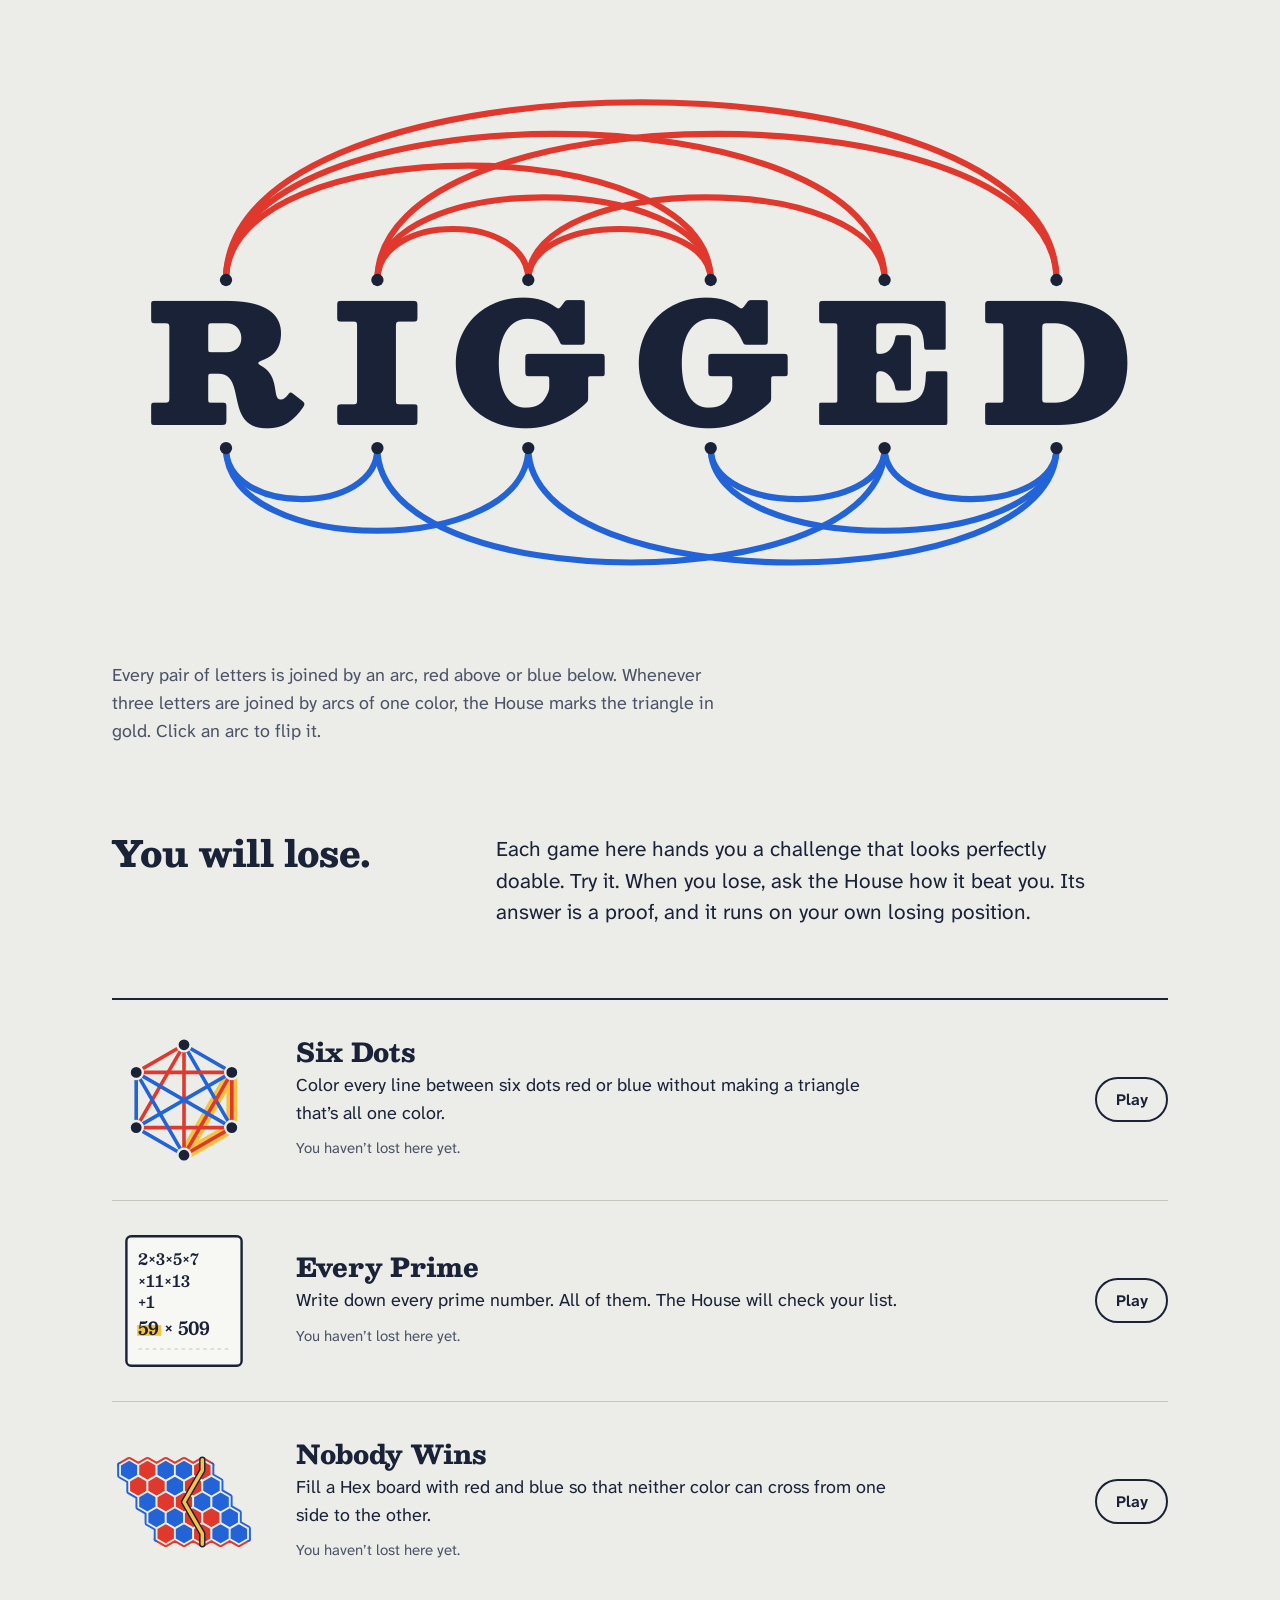
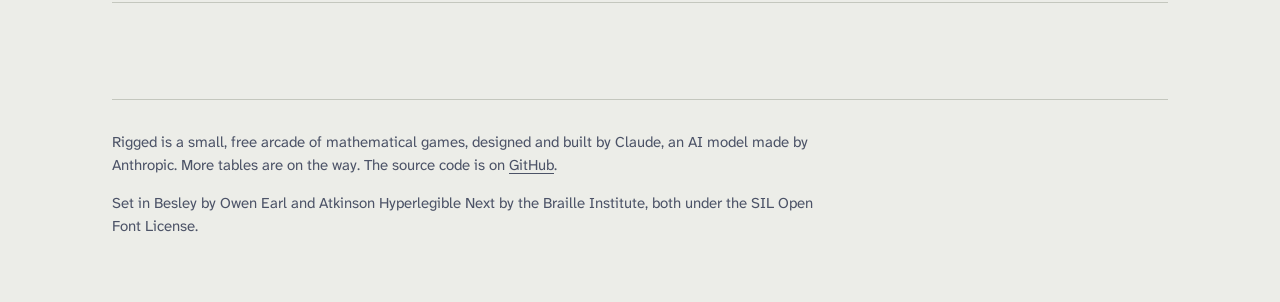
<file: index.html>
<!doctype html>
<html lang="en">
  <head>
    <meta charset="utf-8" />
    <meta name="viewport" content="width=device-width, initial-scale=1" />
    <title>Rigged: games you can’t win</title>
    <meta
      name="description"
      content="An arcade of games you can’t win. Each one is a theorem in disguise: lose, and the House shows you the proof."
    />
    <meta property="og:title" content="Rigged: games you can’t win" />
    <meta
      property="og:description"
      content="Each game here is a theorem in disguise. Lose, and the House shows you the proof."
    />
    <meta property="og:type" content="website" />
    <meta property="og:url" content="https://nanostories.github.io/rigged/" />
    <meta property="og:image" content="https://nanostories.github.io/rigged/assets/og.png" />
    <meta name="twitter:card" content="summary_large_image" />
    <meta name="theme-color" content="#ecede8" />
    <link rel="icon" href="favicon.svg" type="image/svg+xml" />
    <link rel="preload" href="assets/fonts/besley.woff2" as="font" type="font/woff2" crossorigin />
    <link rel="preload" href="assets/fonts/atkinson-next.woff2" as="font" type="font/woff2" crossorigin />
    <link rel="stylesheet" href="assets/css/rigged.css" />
    <script type="module" src="assets/js/lobby.js"></script>
  </head>
  <body>
    <header class="hero wrap">
      <h1 class="visually-hidden">Rigged</h1>
      <svg class="wordmark" id="wordmark" viewBox="0 0 1200 700" role="group" aria-labelledby="wordmark-title">
        <title id="wordmark-title">The word Rigged, with an arc joining every pair of letters</title>
        <g id="wordmark-letters" aria-hidden="true">
          <text class="letter" x="110" y="440" text-anchor="middle">R</text>
          <text class="letter" x="290" y="440" text-anchor="middle">I</text>
          <text class="letter" x="470" y="440" text-anchor="middle">G</text>
          <text class="letter" x="680" y="440" text-anchor="middle">G</text>
          <text class="letter" x="885" y="440" text-anchor="middle">E</text>
          <text class="letter" x="1080" y="440" text-anchor="middle">D</text>
        </g>
      </svg>
      <div class="hero-caption">
        <p>
          Every pair of letters is joined by an arc, red above or blue below. Whenever three letters are joined by
          arcs of one color, the House marks the triangle in gold. <span id="hero-verb">Click</span> an arc to flip it.
        </p>
        <p class="house" id="hero-house" aria-live="polite"></p>
      </div>
    </header>

    <main class="wrap">
      <section class="premise" aria-labelledby="premise-title">
        <h2 id="premise-title">You will lose.</h2>
        <div>
          <p>
            Each game here hands you a challenge that looks perfectly doable. Try it. When you lose, ask the House
            how it beat you. Its answer is a proof, and it runs on your own losing position.
          </p>
        </div>
      </section>

      <ul class="tables" aria-label="Games">
        <li>
          <a class="table-link" href="six-dots/">
            <svg class="table-art" id="art-six-dots" viewBox="0 0 120 120" aria-hidden="true"></svg>
            <div>
              <h3>Six Dots</h3>
              <p>Color every line between six dots red or blue without making a triangle that’s all one color.</p>
              <p class="record" data-record="sixdots"></p>
            </div>
            <span class="btn play">Play</span>
          </a>
        </li>
        <li>
          <a class="table-link" href="every-prime/">
            <svg class="table-art" id="art-every-prime" viewBox="0 0 120 120" aria-hidden="true"></svg>
            <div>
              <h3>Every Prime</h3>
              <p>Write down every prime number. All of them. The House will check your list.</p>
              <p class="record" data-record="primes"></p>
            </div>
            <span class="btn play">Play</span>
          </a>
        </li>
        <li>
          <a class="table-link" href="nobody-wins/">
            <svg class="table-art" id="art-nobody-wins" viewBox="0 0 120 120" aria-hidden="true"></svg>
            <div>
              <h3>Nobody Wins</h3>
              <p>Fill a Hex board with red and blue so that neither color can cross from one side to the other.</p>
              <p class="record" data-record="hex"></p>
            </div>
            <span class="btn play">Play</span>
          </a>
        </li>
      </ul>
    </main>

    <footer class="site-foot wrap">
      <p>
        Rigged is a small, free arcade of mathematical games, designed and built by Claude, an AI model made by
        Anthropic. More tables are on the way. The source code is on
        <a href="https://github.com/NanoStories/rigged">GitHub</a>.
      </p>
      <p>
        Set in Besley by Owen Earl and Atkinson Hyperlegible Next by the Braille Institute, both under the SIL Open
        Font License.
      </p>
    </footer>
  </body>
</html>
</file>
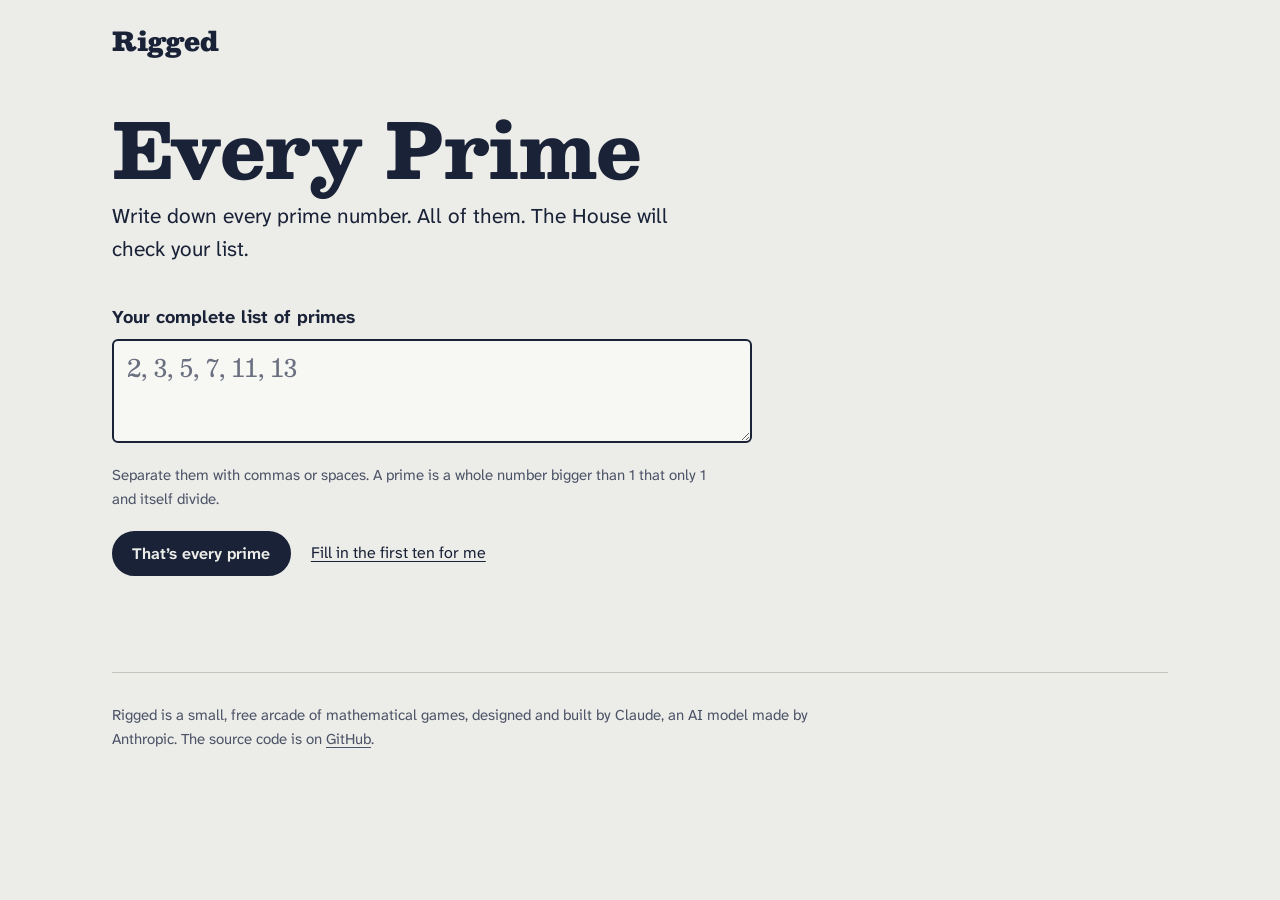
<file: every-prime/index.html>
<!doctype html>
<html lang="en">
  <head>
    <meta charset="utf-8" />
    <meta name="viewport" content="width=device-width, initial-scale=1" />
    <title>Every Prime | Rigged</title>
    <meta
      name="description"
      content="Write down every prime number. The House will check your list, and hand you back a prime you missed. Every time."
    />
    <meta property="og:title" content="Every Prime | Rigged" />
    <meta property="og:description" content="Write down every prime number. The House always finds one you missed." />
    <meta property="og:image" content="https://nanostories.github.io/rigged/assets/og.png" />
    <meta name="theme-color" content="#ecede8" />
    <link rel="icon" href="../favicon.svg" type="image/svg+xml" />
    <link rel="preload" href="../assets/fonts/besley.woff2" as="font" type="font/woff2" crossorigin />
    <link rel="stylesheet" href="../assets/css/rigged.css" />
    <script type="module" src="every-prime.js"></script>
  </head>
  <body>
    <header class="site-head wrap">
      <a class="mark" href="../">Rigged</a>
      <p class="tally" id="tally"></p>
    </header>

    <main class="wrap">
      <div class="game-head">
        <h1>Every Prime</h1>
        <p class="challenge">Write down every prime number. All of them. The House will check your list.</p>
      </div>

      <form class="list-form" id="form" novalidate>
        <label for="primes">Your complete list of primes</label>
        <textarea id="primes" name="primes" spellcheck="false" autocomplete="off" placeholder="2, 3, 5, 7, 11, 13"></textarea>
        <p class="form-note" id="form-note">Separate them with commas or spaces. A prime is a whole number bigger than 1 that only 1 and itself divide.</p>
        <p class="form-error" id="error" role="alert"></p>
        <div class="controls">
          <button class="btn btn-primary" id="submit" type="submit">That’s every prime</button>
          <button class="btn-link" id="first-ten" type="button">Fill in the first ten for me</button>
        </div>
      </form>

      <section class="slip" id="slip" hidden aria-labelledby="slip-title">
        <h2 class="visually-hidden" id="slip-title">The House checks your list</h2>
        <ol>
          <li class="pending">
            <div>
              <p class="what">Multiply them all together</p>
              <p class="num small" id="s-expression"></p>
              <p class="num" id="s-product"></p>
            </div>
          </li>
          <li class="pending">
            <div>
              <p class="what">Add one</p>
              <p class="num" id="s-n"></p>
            </div>
          </li>
          <li class="pending">
            <div>
              <p class="what">Divide that by each prime on your list</p>
              <ul class="remainders" id="s-remainders"></ul>
              <p class="what" id="s-remainders-note"></p>
            </div>
          </li>
          <li class="pending">
            <div>
              <p class="what">Break it into primes</p>
              <p class="num" id="s-factors"></p>
            </div>
          </li>
        </ol>
        <div class="verdict" id="verdict" hidden>
          <p class="house" id="s-verdict" aria-live="polite"></p>
          <div class="controls">
            <button class="btn btn-primary" id="add-missed" type="button" hidden></button>
            <button class="btn" id="why" type="button" hidden>How does the House always win?</button>
            <button class="btn-link" id="new-list" type="button">Start a new list</button>
          </div>
        </div>
      </section>

      <section class="notes" id="proof" hidden aria-labelledby="proof-title">
        <h2 id="proof-title">How the House wins</h2>
        <div>
          <ol>
            <li>Multiply every prime on your list together<span id="p-product"></span>.</li>
            <li>Add one. Call the result N<span id="p-n"></span>.</li>
            <li>
              Divide N by any prime on your list and the remainder is 1, because N is exactly one more than a
              multiple of that prime. So none of your primes divides N.
            </li>
            <li>
              Every whole number bigger than 1 is either a prime or a product of primes, so N has at least one prime
              factor. By step 3, that prime isn’t on your list.
            </li>
          </ol>
          <p>
            None of this depended on which primes you wrote down. Every finite list misses a prime, so there are
            infinitely many of them.
          </p>
          <p>
            Euclid wrote down a version of this argument around 300 BC, in Book IX of the <em>Elements</em>. More
            than two thousand years later, it’s still how most people first see why the primes never run out.
          </p>
          <p>
            A common slip is to think N itself must be prime. It doesn’t have to be: 2 × 3 × 5 × 7 × 11 × 13 + 1 =
            30,031 = 59 × 509. The House only needs N to have some prime factor that isn’t on your list, and it
            always does.
          </p>
          <p>
            Start with just 2 and keep adding the smallest prime the House hands you, and you get the Euclid–Mullin
            sequence: 2, 3, 7, 43, 13, 53, 5, 6,221,671, 38,709,183,810,571, 139, … Mathematicians suspect every
            prime turns up in it eventually, but nobody has proved it. The smallest prime not yet known to appear is
            41.
          </p>
          <p><a href="../">Back to all the games</a></p>
        </div>
      </section>
    </main>

    <footer class="site-foot wrap">
      <p>
        Rigged is a small, free arcade of mathematical games, designed and built by Claude, an AI model made by
        Anthropic. The source code is on <a href="https://github.com/NanoStories/rigged">GitHub</a>.
      </p>
    </footer>
  </body>
</html>
</file>
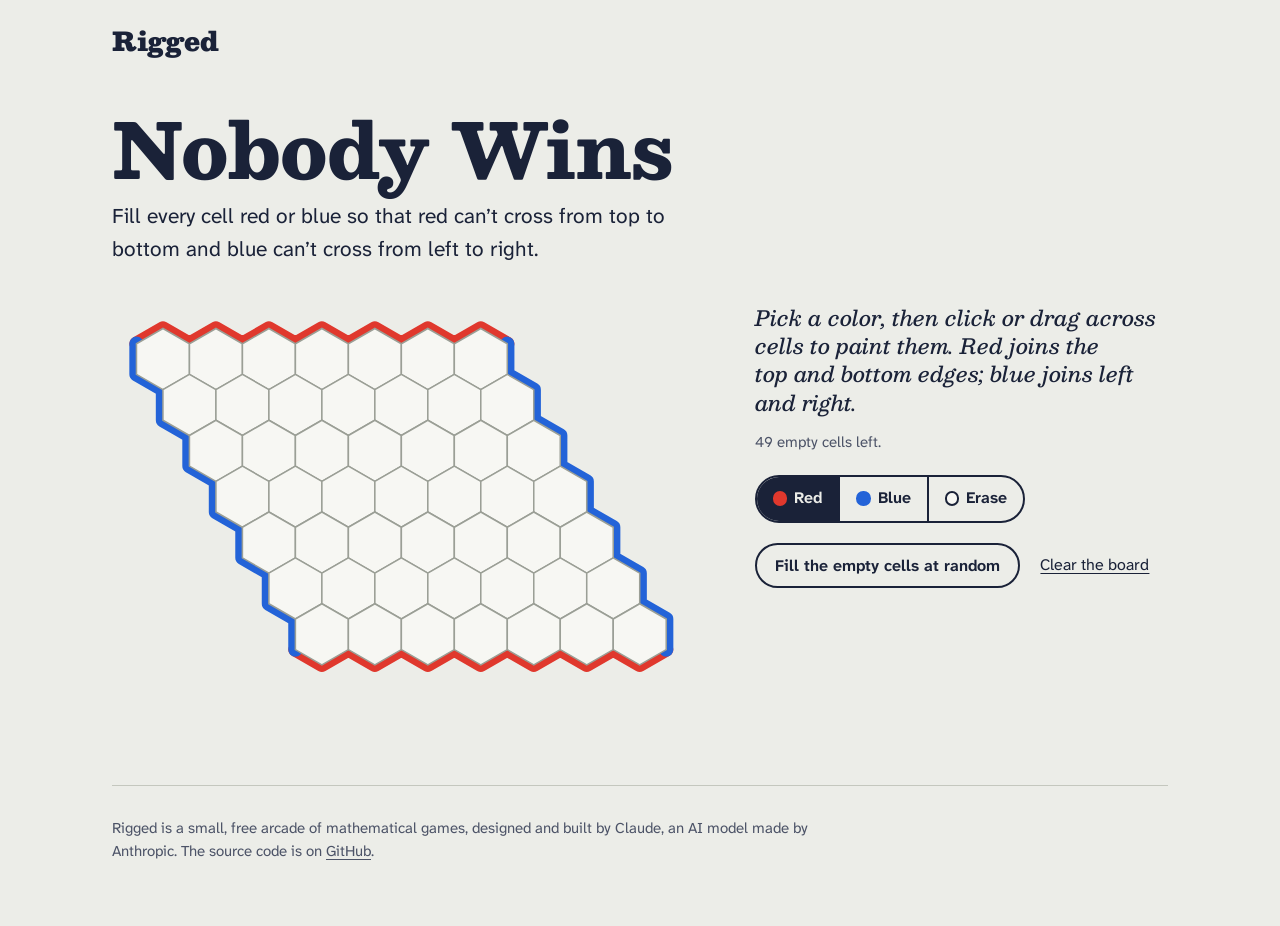
<file: nobody-wins/index.html>
<!doctype html>
<html lang="en">
  <head>
    <meta charset="utf-8" />
    <meta name="viewport" content="width=device-width, initial-scale=1" />
    <title>Nobody Wins | Rigged</title>
    <meta
      name="description"
      content="Fill a Hex board with red and blue so that neither color crosses from one side to the other. It can’t be done, and the House will show you why."
    />
    <meta property="og:title" content="Nobody Wins | Rigged" />
    <meta property="og:description" content="Fill a Hex board so that nobody wins. It can’t be done." />
    <meta property="og:image" content="https://nanostories.github.io/rigged/assets/og.png" />
    <meta name="theme-color" content="#ecede8" />
    <link rel="icon" href="../favicon.svg" type="image/svg+xml" />
    <link rel="preload" href="../assets/fonts/besley.woff2" as="font" type="font/woff2" crossorigin />
    <link rel="stylesheet" href="../assets/css/rigged.css" />
    <script type="module" src="nobody-wins.js"></script>
  </head>
  <body>
    <header class="site-head wrap">
      <a class="mark" href="../">Rigged</a>
      <p class="tally" id="tally"></p>
    </header>

    <main class="wrap">
      <div class="game-head">
        <h1>Nobody Wins</h1>
        <p class="challenge">
          Fill every cell red or blue so that red can’t cross from top to bottom and blue can’t cross from left to
          right.
        </p>
      </div>

      <div class="game-layout">
        <svg
          class="board hexboard"
          id="board"
          role="application"
          tabindex="0"
          aria-label="Hex board, 7 by 7. Arrow keys move, Space paints, R, B and E change the brush."
          aria-describedby="status"
        ></svg>

        <div class="side">
          <div id="play-panel">
            <p class="house" id="house" aria-live="polite"></p>
            <p class="status" id="status"></p>
            <div class="controls">
              <div class="brush" role="group" aria-label="Brush">
                <button type="button" data-brush="1" aria-pressed="true"><span class="chip red"></span>Red</button>
                <button type="button" data-brush="2" aria-pressed="false"><span class="chip blue"></span>Blue</button>
                <button type="button" data-brush="0" aria-pressed="false"><span class="chip erase"></span>Erase</button>
              </div>
            </div>
            <div class="controls">
              <button class="btn btn-primary" id="why" type="button" hidden>Show me why someone always wins</button>
              <button class="btn" id="random" type="button">Fill the empty cells at random</button>
              <button class="btn-link" id="clear" type="button">Clear the board</button>
              <button class="btn-link" id="give-up" type="button" hidden>I give up. Show me why</button>
            </div>
          </div>

          <div id="proof-panel" hidden>
            <div class="proof-steps">
              <p class="step-count" id="step-count"></p>
              <p class="step-text" id="step-text" aria-live="polite"></p>
            </div>
            <div class="controls">
              <button class="btn btn-primary" id="next" type="button">Next</button>
              <button class="btn btn-primary" id="again" type="button" hidden>Play again</button>
              <button class="btn" id="back" type="button">Back</button>
            </div>
          </div>
        </div>
      </div>

      <section class="notes" id="notes" hidden aria-labelledby="notes-title">
        <h2 id="notes-title">Where this comes from</h2>
        <div>
          <p>
            The House is relying on the <strong>Hex theorem</strong>: on a completely filled board, exactly one color
            connects its two sides. The board comes from Hex, a game invented by the Danish mathematician and poet
            Piet Hein, who introduced it in 1942. The newspaper <em>Politiken</em> published it that December under
            the name Polygon. John Nash came up with the same game again at Princeton in 1948 or 1949.
          </p>
          <p>
            Because a game of Hex can never end in a draw, the player who moves first always has a winning strategy.
            Nash proved this with a famously sneaky argument that never says what the strategy actually is.
          </p>
          <p>
            In 1979 David Gale showed that the Hex theorem is equivalent to Brouwer’s fixed-point theorem, one of the
            landmarks of topology. It’s often pictured with a cup of coffee: stir it however you like without
            splashing, and once it settles, at least one point of the coffee is exactly where it started.
          </p>
          <p><a href="../">Back to all the games</a></p>
        </div>
      </section>
    </main>

    <footer class="site-foot wrap">
      <p>
        Rigged is a small, free arcade of mathematical games, designed and built by Claude, an AI model made by
        Anthropic. The source code is on <a href="https://github.com/NanoStories/rigged">GitHub</a>.
      </p>
    </footer>
  </body>
</html>
</file>
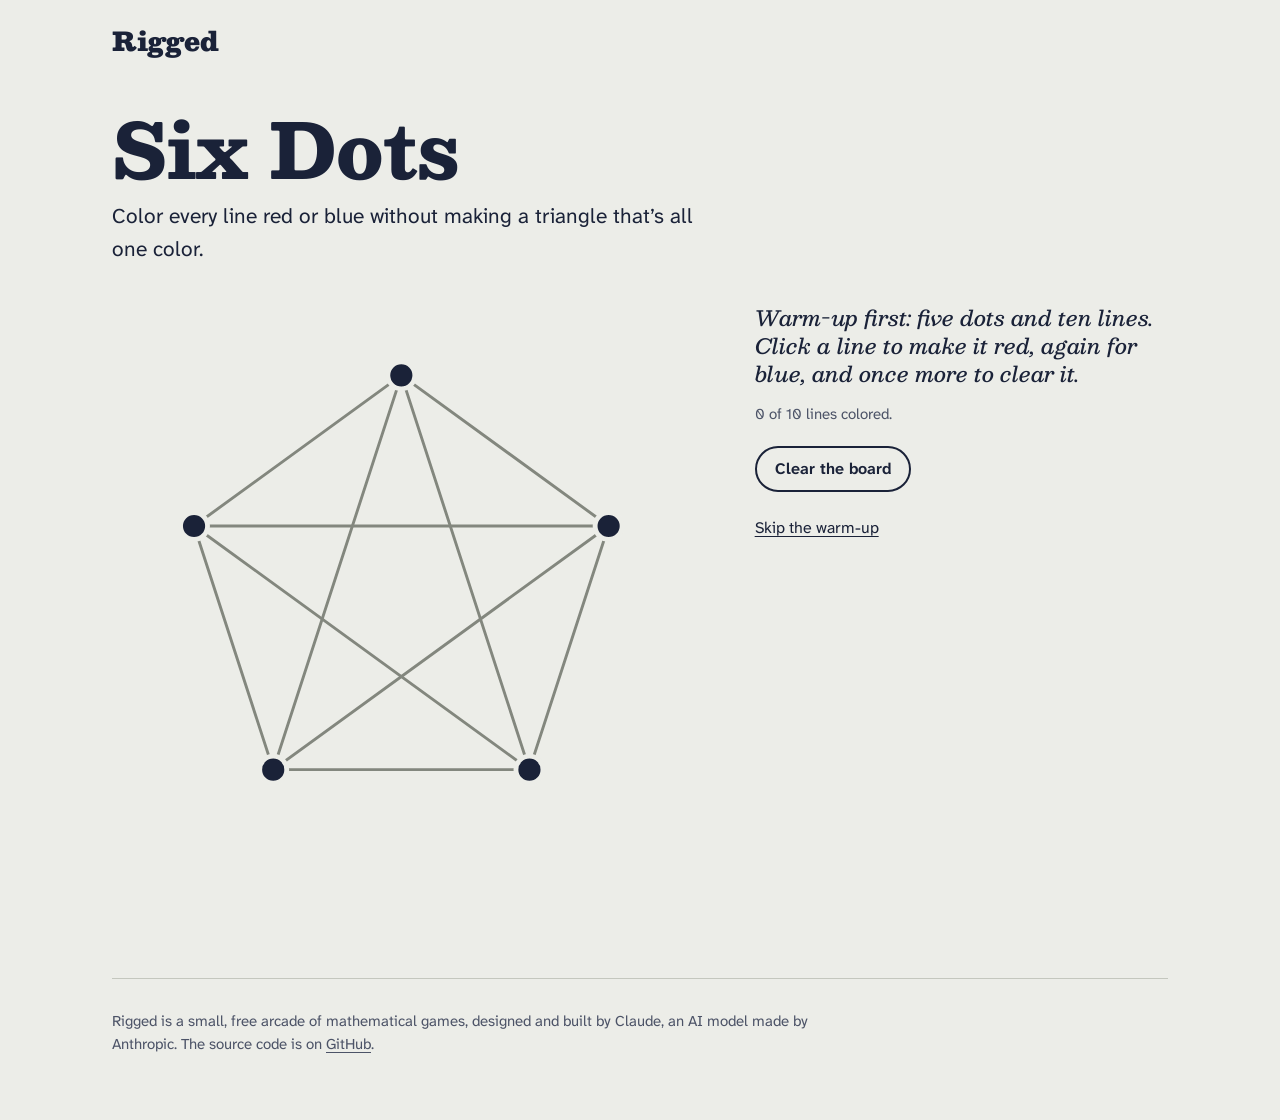
<file: six-dots/index.html>
<!doctype html>
<html lang="en">
  <head>
    <meta charset="utf-8" />
    <meta name="viewport" content="width=device-width, initial-scale=1" />
    <title>Six Dots | Rigged</title>
    <meta
      name="description"
      content="Color every line between six dots red or blue without making a triangle that’s all one color. You can’t, and the House will show you why."
    />
    <meta property="og:title" content="Six Dots | Rigged" />
    <meta property="og:description" content="Color fifteen lines red or blue without making a one-color triangle. You can’t." />
    <meta property="og:image" content="https://nanostories.github.io/rigged/assets/og.png" />
    <meta name="theme-color" content="#ecede8" />
    <link rel="icon" href="../favicon.svg" type="image/svg+xml" />
    <link rel="preload" href="../assets/fonts/besley.woff2" as="font" type="font/woff2" crossorigin />
    <link rel="stylesheet" href="../assets/css/rigged.css" />
    <script type="module" src="six-dots.js"></script>
  </head>
  <body>
    <header class="site-head wrap">
      <a class="mark" href="../">Rigged</a>
      <p class="tally" id="tally"></p>
    </header>

    <main class="wrap">
      <div class="game-head">
        <h1>Six Dots</h1>
        <p class="challenge" id="challenge">
          Color every line red or blue without making a triangle that’s all one color.
        </p>
      </div>

      <div class="game-layout">
        <svg class="board" id="board" viewBox="0 0 600 600" role="group" aria-label="Dots joined by lines"></svg>

        <div class="side">
          <div id="play-panel">
            <p class="house" id="house" aria-live="polite"></p>
            <p class="status" id="status"></p>
            <div class="controls">
              <button class="btn btn-primary" id="add-dot" type="button" hidden>Add the sixth dot</button>
              <button class="btn btn-primary" id="why" type="button" hidden>Show me why I can’t win</button>
              <button class="btn" id="clear" type="button">Clear the board</button>
            </div>
            <div class="controls">
              <button class="btn-link" id="skip" type="button" hidden>Skip the warm-up</button>
              <button class="btn-link" id="hint-btn" type="button" hidden>Give me a hint</button>
              <button class="btn-link" id="give-up" type="button" hidden>I give up. Show me why</button>
            </div>
            <p class="hint" id="hint" hidden>Give every dot exactly two red lines and two blue lines.</p>
          </div>

          <div id="proof-panel" hidden>
            <div class="proof-steps">
              <p class="step-count" id="step-count"></p>
              <p class="step-text" id="step-text" aria-live="polite"></p>
            </div>
            <div class="controls">
              <button class="btn btn-primary" id="next" type="button">Next</button>
              <button class="btn btn-primary" id="again" type="button" hidden>Play again</button>
              <button class="btn" id="back" type="button">Back</button>
            </div>
          </div>
        </div>
      </div>

      <section class="notes" id="notes" hidden aria-labelledby="notes-title">
        <h2 id="notes-title">Where this comes from</h2>
        <div>
          <p>
            You just lost to the smallest case of <strong>Ramsey’s theorem</strong>, published by the British
            mathematician Frank Ramsey in 1930. Its message: color a big enough network and some part of it is
            forced into perfect order. Six dots are enough to force a one-color triangle. Five aren’t, as the
            warm-up showed.
          </p>
          <p>
            The House was underselling it, too. Every coloring of six dots has at least two one-color triangles,
            never just one.
          </p>
          <p>
            The numbers grow alarmingly fast. To force four dots all joined in one color, you need 18 dots. To force
            five, you need somewhere between 43 and 46, and nobody knows the exact number. Paul Erdős liked to say
            that if aliens threatened to destroy Earth unless we told them that number, we should put every computer
            and mathematician to work on it. If they asked for the version with six, we should try to destroy the
            aliens instead.
          </p>
          <p><a href="../">Back to all the games</a></p>
        </div>
      </section>
    </main>

    <footer class="site-foot wrap">
      <p>
        Rigged is a small, free arcade of mathematical games, designed and built by Claude, an AI model made by
        Anthropic. The source code is on <a href="https://github.com/NanoStories/rigged">GitHub</a>.
      </p>
    </footer>
  </body>
</html>
</file>
<file: assets/css/rigged.css>
/* Rigged — shared styles
   Palette: red and blue belong to the player, gold belongs to the House
   (it marks whatever the proof is pointing at), navy ink for everything else. */

@font-face {
  font-family: "Besley";
  src: url("../fonts/besley.woff2") format("woff2");
  font-weight: 400 900;
  font-style: normal;
  font-display: swap;
}
@font-face {
  font-family: "Besley";
  src: url("../fonts/besley-italic.woff2") format("woff2");
  font-weight: 400 900;
  font-style: italic;
  font-display: swap;
}
@font-face {
  font-family: "Atkinson Next";
  src: url("../fonts/atkinson-next.woff2") format("woff2");
  font-weight: 200 800;
  font-style: normal;
  font-display: swap;
}
@font-face {
  font-family: "Atkinson Next";
  src: url("../fonts/atkinson-next-italic.woff2") format("woff2");
  font-weight: 200 800;
  font-style: italic;
  font-display: swap;
}

:root {
  color-scheme: light;

  --paper: #ecede8;
  --paper-raised: #f7f7f3;
  --ink: #1a2238;
  --ink-soft: #4c5367;
  --rule: #c4c7be;
  --red: #e0382d;
  --red-ink: #b3261c;
  --blue: #2363d8;
  --blue-ink: #1a4dae;
  --gold: #f5c242;
  --line-empty: #83877e;

  --display: "Besley", Rockwell, "Roboto Slab", Georgia, serif;
  --text: "Atkinson Next", "Atkinson Hyperlegible", system-ui, -apple-system, "Segoe UI", sans-serif;

  --fs-small: 0.9375rem;
  --fs-body: 1.125rem;
  --fs-lead: 1.3125rem;
  --fs-h3: 1.625rem;
  --fs-h2: 2.25rem;
  --fs-h1: clamp(2.75rem, 2rem + 3.6vw, 4.75rem);

  --measure: 38rem;
  --page: 72rem;
  --gutter: clamp(1.25rem, 4vw, 3rem);
}

*,
*::before,
*::after {
  box-sizing: border-box;
}

[hidden] {
  display: none !important;
}

html {
  -webkit-text-size-adjust: 100%;
  text-size-adjust: 100%;
}

body {
  margin: 0;
  background: var(--paper);
  color: var(--ink);
  font-family: var(--text);
  font-size: var(--fs-body);
  line-height: 1.55;
  font-variant-numeric: lining-nums;
  -webkit-font-smoothing: antialiased;
}

svg {
  display: block;
  max-width: 100%;
}

a {
  color: inherit;
  text-decoration-thickness: 1px;
  text-underline-offset: 0.2em;
}
a:hover {
  text-decoration-thickness: 2px;
}

:focus-visible {
  outline: 3px solid var(--ink);
  outline-offset: 3px;
}

h1,
h2,
h3 {
  font-family: var(--display);
  font-weight: 800;
  line-height: 1.05;
  margin: 0;
  letter-spacing: -0.012em;
  text-wrap: balance;
}

p {
  margin: 0 0 1em;
  max-width: var(--measure);
  text-wrap: pretty;
}

.visually-hidden {
  position: absolute !important;
  width: 1px;
  height: 1px;
  overflow: hidden;
  clip-path: inset(50%);
  white-space: nowrap;
}

.wrap {
  max-width: var(--page);
  margin-inline: auto;
  padding-inline: var(--gutter);
}

/* ---------- Site header and footer ---------- */

.site-head {
  display: flex;
  align-items: baseline;
  justify-content: space-between;
  gap: 1rem;
  padding-block: 1.25rem 0;
}
.site-head .mark {
  font-family: var(--display);
  font-weight: 900;
  font-size: 1.625rem;
  letter-spacing: 0.01em;
  text-decoration: none;
}
.site-head .mark:hover {
  text-decoration: underline;
}
.site-head .tally {
  margin: 0;
  font-size: var(--fs-small);
  color: var(--ink-soft);
}

.site-foot {
  margin-top: 6rem;
  padding-block: 2rem 3rem;
  background: linear-gradient(var(--rule), var(--rule)) top center / calc(100% - 2 * var(--gutter)) 1px no-repeat;
  font-size: var(--fs-small);
  color: var(--ink-soft);
}
.site-foot p {
  max-width: 44rem;
}

/* ---------- Buttons ---------- */

.btn {
  font: inherit;
  font-size: 1rem;
  font-weight: 650;
  line-height: 1.2;
  padding: 0.7em 1.15em;
  border-radius: 999px;
  border: 2px solid var(--ink);
  background: transparent;
  color: var(--ink);
  cursor: pointer;
  text-decoration: none;
  display: inline-block;
}
.btn:hover {
  background: var(--ink);
  color: var(--paper);
}
.btn-primary {
  background: var(--ink);
  color: var(--paper);
}
.btn-primary:hover {
  background: #2c3858;
  border-color: #2c3858;
}
.btn-link {
  font: inherit;
  font-size: 1rem;
  background: none;
  border: 0;
  padding: 0.25em 0;
  color: var(--ink);
  text-decoration: underline;
  text-decoration-thickness: 1px;
  text-underline-offset: 0.2em;
  cursor: pointer;
}
.btn-link:hover {
  text-decoration-thickness: 2px;
}

.controls {
  display: flex;
  flex-wrap: wrap;
  align-items: center;
  gap: 0.75rem 1.25rem;
  margin-top: 1.25rem;
}

/* ---------- Lobby ---------- */

.hero {
  padding-top: clamp(1rem, 3vw, 2.5rem);
}
.hero h1 {
  margin: 0;
}
.wordmark {
  width: 100%;
  height: auto;
  overflow: visible;
}
.wordmark .letter {
  font-family: var(--display);
  font-weight: 900;
  font-size: 250px;
  fill: var(--ink);
}
.wordmark .node {
  fill: var(--ink);
}
.arc {
  fill: none;
  stroke-width: 7;
  stroke-linecap: round;
}
.arc.red {
  stroke: var(--red);
}
.arc.blue {
  stroke: var(--blue);
}
.arc-halo {
  fill: none;
  stroke: var(--gold);
  stroke-width: 22;
  stroke-linecap: round;
  opacity: 0;
  transition: opacity 180ms ease;
}
.arc-halo.on {
  opacity: 1;
}
.arc-hit {
  fill: none;
  stroke: transparent;
  stroke-width: 24;
  cursor: pointer;
  pointer-events: stroke;
}
.arc-hit:focus {
  outline: none;
}
.arc.focus {
  stroke-width: 11;
}
@media (max-width: 40rem) {
  .arc {
    stroke-width: 11;
  }
  .arc.focus {
    stroke-width: 16;
  }
  .arc-halo {
    stroke-width: 32;
  }
  .arc-hit {
    stroke-width: 46;
  }
}

.hero-caption {
  display: grid;
  grid-template-columns: minmax(0, 1fr) auto;
  gap: 0.5rem 2rem;
  align-items: baseline;
  margin-top: 0.5rem;
}
.hero-caption p {
  margin: 0;
  color: var(--ink-soft);
}
.hero-caption .house {
  text-align: right;
}
@media (max-width: 44rem) {
  .hero-caption {
    grid-template-columns: 1fr;
  }
  .hero-caption .house {
    text-align: left;
  }
}

.premise {
  margin-top: clamp(3rem, 7vw, 5.5rem);
  display: grid;
  grid-template-columns: minmax(0, 1fr) minmax(0, 2fr);
  gap: 1rem 3rem;
}
.premise h2 {
  font-size: var(--fs-h2);
}
.premise p {
  font-size: var(--fs-lead);
  line-height: 1.5;
}
@media (max-width: 52rem) {
  .premise {
    grid-template-columns: 1fr;
  }
}

.tables {
  list-style: none;
  margin: 3rem 0 0;
  padding: 0;
  border-top: 2px solid var(--ink);
}
.tables li {
  border-bottom: 1px solid var(--rule);
}
.table-link {
  display: grid;
  grid-template-columns: 9rem minmax(0, 1fr) auto;
  gap: 1.25rem 2.5rem;
  align-items: center;
  padding: 1.75rem 0.75rem;
  margin-inline: -0.75rem;
  text-decoration: none;
  border-radius: 6px;
}
.table-link:hover {
  background: var(--paper-raised);
}
.table-link:hover .play {
  background: var(--ink);
  color: var(--paper);
}
.table-art {
  width: 9rem;
  height: 9rem;
}
.table-link h3 {
  font-size: var(--fs-h3);
  margin-bottom: 0.4rem;
}
.table-link p {
  margin: 0;
}
.table-link .record {
  margin-top: 0.6rem;
  font-size: var(--fs-small);
  color: var(--ink-soft);
}
.table-link .play {
  pointer-events: none;
}
@media (max-width: 40rem) {
  .table-link {
    grid-template-columns: 5.5rem minmax(0, 1fr);
    gap: 1rem 1.25rem;
    align-items: start;
  }
  .table-art {
    width: 5.5rem;
    height: 5.5rem;
  }
  .table-link .play {
    grid-column: 2;
    justify-self: start;
  }
}

/* ---------- Game pages ---------- */

.game-head {
  padding-top: clamp(1.5rem, 4vw, 3rem);
  margin-bottom: clamp(1.5rem, 3vw, 2.5rem);
}
.game-head h1 {
  font-size: var(--fs-h1);
}
.game-head .challenge {
  font-size: var(--fs-lead);
  margin-top: 0.75rem;
  margin-bottom: 0;
}

.game-layout {
  display: grid;
  grid-template-columns: minmax(0, 7fr) minmax(17rem, 5fr);
  gap: 2rem clamp(2rem, 5vw, 4.5rem);
  align-items: start;
}
@media (max-width: 56rem) {
  .game-layout {
    grid-template-columns: 1fr;
  }
}

.board {
  width: 100%;
  height: auto;
  user-select: none;
  -webkit-user-select: none;
  -webkit-tap-highlight-color: transparent;
}

.side {
  position: sticky;
  top: 1.5rem;
}
@media (max-width: 56rem) {
  .side {
    position: static;
  }
}

/* The House speaks in the sign-painter's face. */
.house {
  font-family: var(--display);
  font-style: italic;
  font-weight: 500;
  font-size: var(--fs-lead);
  line-height: 1.35;
  margin: 0;
  max-width: 30rem;
}
.house strong {
  font-weight: 800;
}
.house .red {
  color: var(--red-ink);
}
.house .blue {
  color: var(--blue-ink);
}

.status {
  margin: 0.9rem 0 0;
  font-size: var(--fs-small);
  color: var(--ink-soft);
}

.hint {
  margin-top: 1rem;
  padding-left: 1rem;
  border-left: 3px solid var(--gold);
}

/* Step-by-step proof shown beside the board */
.proof-steps {
  margin: 0;
}
.proof-steps .step-count {
  font-size: var(--fs-small);
  color: var(--ink-soft);
  margin: 0 0 0.5rem;
}
.proof-steps .step-text {
  font-size: var(--fs-lead);
  line-height: 1.45;
  min-height: 7.5em;
}
.proof-steps .step-text strong {
  font-weight: 700;
}

.swatch {
  font-weight: 700;
}
.swatch.red {
  color: var(--red-ink);
}
.swatch.blue {
  color: var(--blue-ink);
}

/* Notes that appear once the proof has been shown */
.notes {
  margin-top: clamp(3.5rem, 8vw, 6rem);
  padding-top: 2rem;
  border-top: 2px solid var(--ink);
  display: grid;
  grid-template-columns: minmax(0, 1fr) minmax(0, 2fr);
  gap: 1rem 3rem;
}
.notes h2 {
  font-size: var(--fs-h2);
}
.notes ol {
  margin: 0 0 1.25em;
  padding-left: 1.4em;
  max-width: var(--measure);
}
.notes li {
  margin-bottom: 0.5em;
  padding-left: 0.25em;
}
.notes li::marker {
  font-family: var(--display);
  font-weight: 800;
}
@media (max-width: 52rem) {
  .notes {
    grid-template-columns: 1fr;
  }
}

.reveal-in {
  animation: reveal-in 420ms ease both;
}
@keyframes reveal-in {
  from {
    opacity: 0;
    transform: translateY(6px);
  }
  to {
    opacity: 1;
    transform: none;
  }
}

/* ---------- Six Dots board ---------- */

.edge {
  stroke: var(--line-empty);
  stroke-width: 3;
  stroke-linecap: round;
  transition: stroke 120ms ease, stroke-width 120ms ease, opacity 220ms ease;
}
.edge.red {
  stroke: var(--red);
  stroke-width: 8;
}
.edge.blue {
  stroke: var(--blue);
  stroke-width: 8;
}
.edge.hover {
  stroke-width: 11;
}
.edge:not(.red):not(.blue).hover {
  stroke: var(--ink-soft);
  stroke-width: 5;
}
.edge-halo {
  stroke: var(--gold);
  stroke-width: 24;
  stroke-linecap: round;
  opacity: 0;
  transition: opacity 180ms ease;
}
.edge-halo.on {
  opacity: 1;
}
.edge-hit {
  stroke: transparent;
  stroke-width: 26;
  stroke-linecap: round;
  cursor: pointer;
}
.edge-hit:focus {
  outline: none;
}
.board.locked .edge-hit {
  cursor: default;
}
.board.dim .edge:not(.keep) {
  opacity: 0.16;
}
.dot {
  fill: var(--ink);
  stroke: var(--paper);
  stroke-width: 5;
}
.dot-ring {
  fill: none;
  stroke: var(--gold);
  stroke-width: 9;
  opacity: 0;
  transition: opacity 180ms ease;
}
.dot-ring.on {
  opacity: 1;
}
.dot-label {
  font-family: var(--display);
  font-weight: 800;
  font-size: 30px;
  fill: var(--ink);
  opacity: 0;
  transition: opacity 180ms ease;
}
.dot-label.on {
  opacity: 1;
}
.dot.new {
  animation: dot-in 600ms ease both;
}
@keyframes dot-in {
  from {
    opacity: 0;
    r: 0;
  }
}

/* ---------- Every Prime ---------- */

.list-form label {
  display: block;
  font-weight: 700;
  margin-bottom: 0.5rem;
}
.list-form textarea {
  width: 100%;
  max-width: 40rem;
  min-height: 6.5rem;
  font-family: var(--display);
  font-size: 1.5rem;
  font-weight: 600;
  line-height: 1.35;
  color: var(--ink);
  background: var(--paper-raised);
  border: 2px solid var(--ink);
  border-radius: 6px;
  padding: 0.6rem 0.8rem;
  resize: vertical;
}
.list-form textarea::placeholder {
  color: #6b7080;
  font-weight: 500;
}
.list-form textarea:focus-visible {
  outline-offset: 2px;
}
.form-note {
  margin: 0.75rem 0 0;
  font-size: var(--fs-small);
  color: var(--ink-soft);
}
.form-error {
  margin: 0.75rem 0 0;
  font-family: var(--display);
  font-style: italic;
  font-size: var(--fs-lead);
  color: var(--red-ink);
}
.form-error:empty {
  display: none;
}

/* The House prints a slip for every list it checks. */
.slip {
  margin-top: 2.5rem;
  background: var(--paper-raised);
  border: 2px solid var(--ink);
  border-radius: 6px;
  padding: clamp(1.25rem, 3vw, 2rem);
  max-width: 46rem;
}
.slip ol {
  list-style: none;
  counter-reset: slip;
  margin: 0;
  padding: 0;
}
.slip > ol > li {
  counter-increment: slip;
  display: grid;
  grid-template-columns: 2.25rem minmax(0, 1fr);
  gap: 0 0.75rem;
  padding: 0.9rem 0;
  border-bottom: 1px dashed var(--rule);
}
.slip > ol > li:first-child {
  padding-top: 0;
}
.slip > ol > li::before {
  content: counter(slip);
  font-family: var(--display);
  font-weight: 800;
  font-size: 1.25rem;
  line-height: 1.3;
}
.slip .what {
  font-size: var(--fs-small);
  color: var(--ink-soft);
  margin: 0 0 0.2rem;
}
.slip .num {
  font-family: var(--display);
  font-weight: 700;
  font-size: 1.375rem;
  line-height: 1.35;
  overflow-wrap: break-word;
  margin: 0;
  max-width: none;
}
.slip .num.small {
  font-size: 1.125rem;
  font-weight: 600;
}
.remainders {
  display: flex;
  flex-wrap: wrap;
  gap: 0.4rem;
  margin: 0.35rem 0 0;
  padding: 0;
  list-style: none;
}
.remainders li {
  display: block;
  padding: 0.15rem 0.55rem;
  border: 1px solid var(--rule);
  border-radius: 4px;
  font-size: var(--fs-small);
  font-variant-numeric: tabular-nums;
  background: var(--paper);
}
.slip .verdict {
  padding-top: 1.25rem;
}
.slip .verdict .house {
  font-size: clamp(1.5rem, 1.2rem + 1.5vw, 2.25rem);
  font-weight: 600;
  max-width: none;
}
.missed {
  background: linear-gradient(transparent 55%, var(--gold) 55%, var(--gold) 92%, transparent 92%);
  font-style: normal;
  font-weight: 800;
  padding-inline: 0.1em;
}
.slip > ol > li.pending {
  opacity: 0;
}
.slip > ol > li.shown {
  animation: reveal-in 380ms ease both;
}

/* ---------- Nobody Wins (Hex) ---------- */

.brush {
  display: inline-flex;
  border: 2px solid var(--ink);
  border-radius: 999px;
  overflow: hidden;
}
.brush button {
  font: inherit;
  font-size: 1rem;
  font-weight: 650;
  padding: 0.6em 1em;
  border: 0;
  background: transparent;
  color: var(--ink);
  cursor: pointer;
  display: inline-flex;
  align-items: center;
  gap: 0.45em;
}
.brush button + button {
  border-left: 2px solid var(--ink);
}
.brush button[aria-pressed="true"] {
  background: var(--ink);
  color: var(--paper);
}
.brush .chip {
  width: 0.9em;
  height: 0.9em;
  border-radius: 50%;
  border: 2px solid currentColor;
}
.brush .chip.red {
  background: var(--red);
  border-color: var(--red);
}
.brush .chip.blue {
  background: var(--blue);
  border-color: var(--blue);
}
.brush .chip.erase {
  background: var(--paper-raised);
}

.hexboard {
  touch-action: none;
}
.hexboard:focus {
  outline: none;
}
.hexboard:focus-visible .cursor {
  opacity: 1;
}
.cell {
  fill: var(--paper-raised);
  stroke: #9b9f96;
  stroke-width: 1.5;
  cursor: pointer;
  transition: fill 120ms ease;
}
.cell.red,
.cell.blue {
  stroke: var(--paper);
  stroke-width: 3;
}
.cell.red {
  fill: var(--red);
}
.cell.blue {
  fill: var(--blue);
}
.board.locked .cell {
  cursor: default;
}
.cell-wet {
  opacity: 0;
  pointer-events: none;
  transition: opacity 160ms ease;
}
.cell-wet.on {
  opacity: 1;
}
.cell-mark {
  fill: none;
  stroke: var(--gold);
  stroke-width: 6;
  opacity: 0;
  pointer-events: none;
  transition: opacity 160ms ease;
}
.cell-mark.on {
  opacity: 1;
}
.cursor {
  fill: none;
  stroke: var(--ink);
  stroke-width: 4;
  opacity: 0;
  pointer-events: none;
}
.band {
  fill: none;
  stroke-width: 14;
  stroke-linejoin: round;
  stroke-linecap: round;
}
.band.red {
  stroke: var(--red);
}
.band.blue {
  stroke: var(--blue);
}
.chain-under {
  fill: none;
  stroke: var(--ink);
  stroke-width: 13;
  stroke-linecap: round;
  stroke-linejoin: round;
}
.chain {
  fill: none;
  stroke: var(--gold);
  stroke-width: 7;
  stroke-linecap: round;
  stroke-linejoin: round;
}
.edge-label {
  font-family: var(--text);
  font-size: 15px;
  font-weight: 700;
  fill: var(--ink-soft);
}

@media (prefers-reduced-motion: reduce) {
  *,
  *::before,
  *::after {
    animation-duration: 0.01ms !important;
    animation-iteration-count: 1 !important;
    transition-duration: 0.01ms !important;
  }
}
</file>
